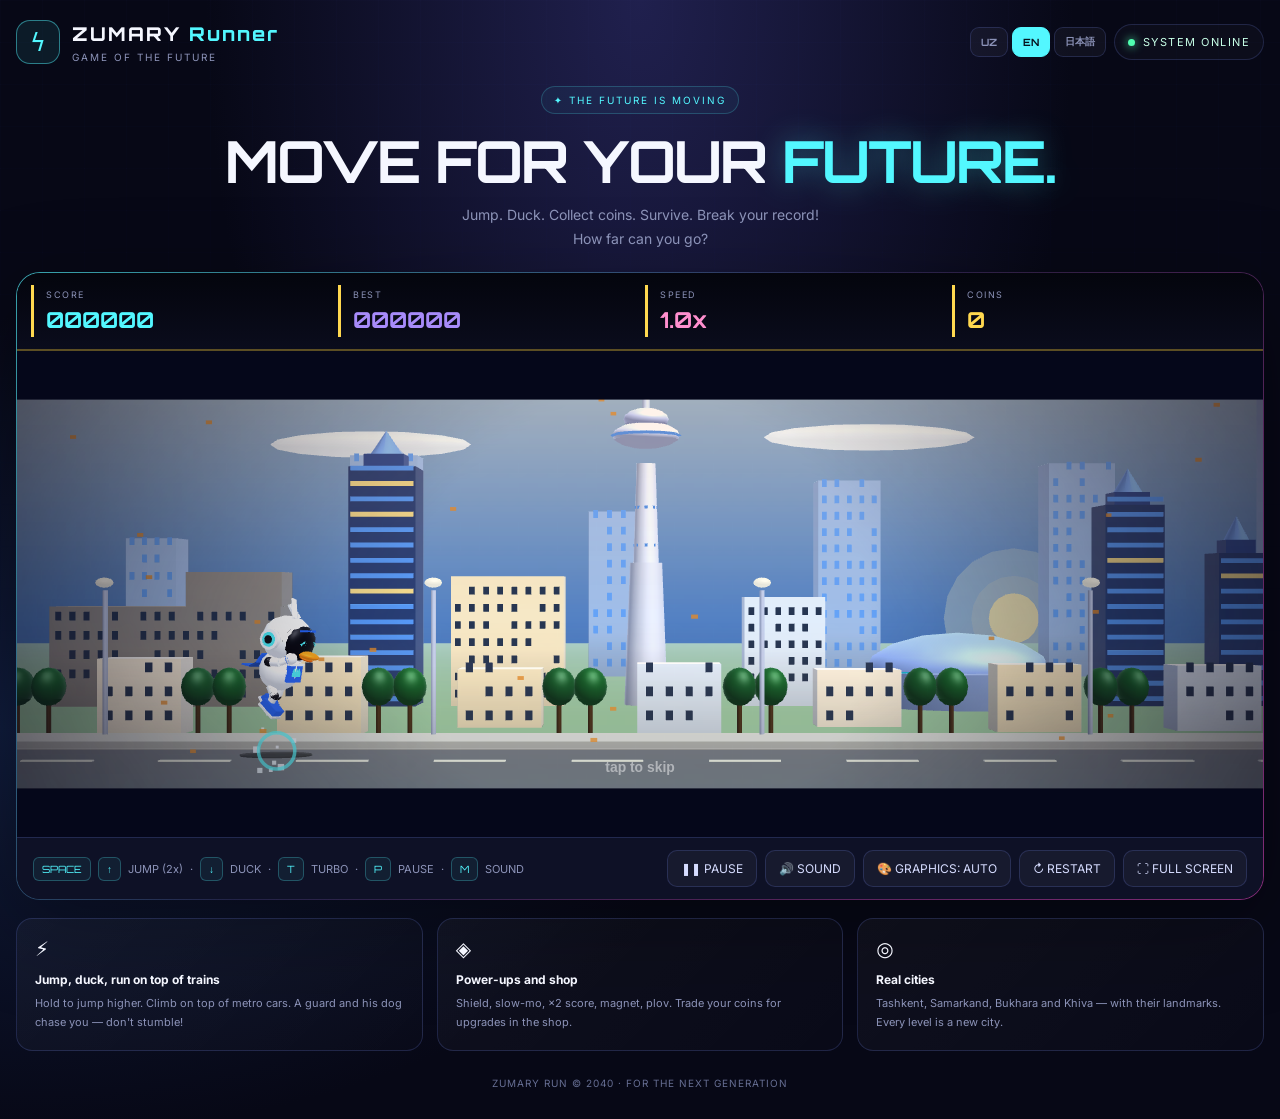
<file: index.html>
<!doctype html>
<html lang="uz">
  <head>
    <meta charset="UTF-8" />
    <meta
      name="viewport"
      content="width=device-width, initial-scale=1, maximum-scale=1, user-scalable=no, viewport-fit=cover"
    />
    <meta name="theme-color" content="#070816" />
    <meta name="mobile-web-app-capable" content="yes" />
    <meta name="apple-mobile-web-app-capable" content="yes" />
    <meta
      name="apple-mobile-web-app-status-bar-style"
      content="black-translucent"
    />
    <meta name="apple-mobile-web-app-title" content="ZUMARY Run" />
    <meta name="format-detection" content="telephone=no" />
    <link rel="manifest" href="manifest.webmanifest" />
    <link rel="apple-touch-icon" href="assets/icon-192.png" />
    <title>ZUMARY Run</title>
    <link rel="preconnect" href="https://fonts.googleapis.com" />
    <link
      href="https://fonts.googleapis.com/css2?family=Orbitron:wght@500;700;800&family=Inter:wght@400;500;600;700&display=swap"
      rel="stylesheet"
    />
    <link rel="stylesheet" href="style.css" />
  </head>
  <body>
    <main class="app">
      <header class="topbar">
        <div class="brand">
          <div class="brand-icon">ϟ</div>
          <div>
            <div class="brand-name" data-i18n-html="brand">
              ZUMARY <span>Runner</span>
            </div>
            <div class="brand-sub" data-i18n="brandSub"></div>
          </div>
        </div>
        <div class="topright">
          <div class="lang" aria-label="Language">
            <button type="button" data-lang="uz">UZ</button
            ><button type="button" data-lang="en">EN</button
            ><button type="button" data-lang="ja">日本語</button>
          </div>
          <div class="live-pill">
            <span class="live-dot"></span><span data-i18n="online"></span>
          </div>
        </div>
      </header>

      <section class="hero">
        <div class="eyebrow" data-i18n="eyebrow"></div>
        <h1 data-i18n-html="h1"></h1>
        <p data-i18n-html="heroP"></p>
      </section>

      <section class="game-shell" id="shell">
        <div class="game-inner">
          <div class="hud">
            <div class="stat">
              <div class="stat-label" data-i18n="lScore"></div>
              <div class="stat-value" id="score">000000</div>
            </div>
            <div class="stat">
              <div class="stat-label" data-i18n="lBest"></div>
              <div class="stat-value" id="best">000000</div>
            </div>
            <div class="stat">
              <div class="stat-label" data-i18n="lSpeed"></div>
              <div class="stat-value" id="speed">1.0x</div>
            </div>
            <div class="stat">
              <div class="stat-label" data-i18n="lCoins"></div>
              <div class="stat-value" id="coins">0</div>
            </div>
          </div>

          <div class="stage">
            <div class="canvas-wrap" id="wrap">
              <canvas id="game" aria-label="ZUMARY Run"></canvas>
              <div class="game-overlay" id="overlay">
                <div class="overlay-card">
                  <div class="lang lang-menu" aria-label="Language">
                    <button type="button" data-lang="uz">UZ</button
                    ><button type="button" data-lang="en">EN</button
                    ><button type="button" data-lang="ja">日本語</button>
                  </div>
                  <div class="overlay-icon" id="oIcon">✦</div>
                  <h2 id="oTitle"></h2>
                  <p id="oText"></p>
                  <div class="nav" id="nav">
                    <button data-p="play" type="button">
                      🏁<span data-i18n="navPlay"></span></button
                    ><button data-p="missions" type="button">
                      📋<span data-i18n="navMissions"></span></button
                    ><button data-p="shop" type="button">
                      🛒<span data-i18n="navShop"></span></button
                    ><button data-p="medals" type="button">
                      🏅<span data-i18n="navMedals"></span></button
                    ><button data-p="settings" type="button">
                      ⚙️<span data-i18n="navSettings"></span>
                    </button>
                  </div>
                  <div id="dailyBox"></div>
                  <div class="seg" id="mode">
                    <button data-m="campaign" data-i18n="modeCampaign"></button
                    ><button data-m="endless" data-i18n="modeEndless"></button>
                  </div>
                  <div class="seg" id="diff">
                    <button data-d="easy" data-i18n="diffEasy"></button
                    ><button data-d="normal" data-i18n="diffNormal"></button
                    ><button data-d="hard" data-i18n="diffHard"></button>
                  </div>
                  <div id="levelBox"></div>
                  <div id="skinBox"></div>
                  <div id="topBox"></div>
                  <div id="shopBox"></div>
                  <button class="primary-btn" id="startButton"></button>
                  <a class="city3d-cta" id="cityLink" href="./city3d.html"
                    ><span class="c3-ico" aria-hidden="true">3D</span
                    ><span class="c3-txt"
                      ><b data-i18n="c3.title"></b
                      ><small data-i18n="c3.sub"></small></span
                    ><span class="c3-go" aria-hidden="true">›</span></a
                  >
                  <button
                    class="ghost-btn"
                    id="menuButton"
                    type="button"
                  ></button>
                  <button
                    class="ghost-btn"
                    id="shareButton"
                    type="button"
                    data-i18n="share"
                  ></button>
                </div>
              </div>
            </div>

            <div class="pad">
              <button class="pad-btn" id="padDuck" type="button">
                <b>⬇</b><span data-i18n="padDuck"></span>
              </button>
              <button class="pad-btn pad-turbo" id="padTurbo" type="button">
                <b>⚡</b><span data-i18n="padTurbo"></span>
              </button>
              <button class="pad-btn pad-jump" id="padJump" type="button">
                <b>⬆</b><span data-i18n="padJump"></span>
              </button>
            </div>
          </div>

          <div class="game-footer">
            <div class="controls-hint">
              <kbd>SPACE</kbd><kbd>↑</kbd><span data-i18n="hintJump"></span
              ><span>·</span> <kbd>↓</kbd><span data-i18n="hintDuck"></span
              ><span>·</span> <kbd>T</kbd><span data-i18n="hintTurbo"></span
              ><span>·</span> <kbd>P</kbd><span data-i18n="hintPause"></span
              ><span>·</span><kbd>M</kbd><span data-i18n="hintSound"></span>
            </div>
            <div class="btns">
              <button class="mini-btn" id="pauseButton" type="button">
                ❚❚<span class="lbl" data-i18n="btnPause"></span>
              </button>
              <button class="mini-btn" id="muteButton" type="button">
                🔊<span class="lbl" data-i18n="btnSound"></span>
              </button>
              <button class="mini-btn" id="gfxButton" type="button">
                🎨<span class="lbl" id="gfxLabel"></span>
              </button>
              <button class="mini-btn" id="restartButton" type="button">
                ↻<span class="lbl" data-i18n="btnRestart"></span>
              </button>
              <button class="mini-btn" id="fullscreenButton" type="button">
                ⛶<span class="lbl" data-i18n="btnFull"></span>
              </button>
            </div>
          </div>
        </div>
      </section>

      <section class="feature-grid">
        <article class="feature">
          <div class="feature-icon">⚡</div>
          <div>
            <h3 data-i18n="f1h"></h3>
            <p data-i18n="f1p"></p>
          </div>
        </article>
        <article class="feature">
          <div class="feature-icon">◈</div>
          <div>
            <h3 data-i18n="f2h"></h3>
            <p data-i18n="f2p"></p>
          </div>
        </article>
        <article class="feature">
          <div class="feature-icon">◎</div>
          <div>
            <h3 data-i18n="f3h"></h3>
            <p data-i18n="f3p"></p>
          </div>
        </article>
      </section>
      <footer class="bottom-note" data-i18n="foot"></footer>
    </main>
    <script src="./i18n.js"></script>
    <script src="./art.js"></script>
    <script src="./chars.js"></script>
    <script src="./rig.js"></script>
    <script src="./sprites.js"></script>
    <script>
      /* start the game only when every file it needs was loaded; otherwise say exactly which one is missing */
      (function () {
        var need = {
            "i18n.js": typeof I18N,
            "art.js": typeof Art,
            "chars.js": typeof Chars,
          },
          miss = [];
        for (var k in need) if (need[k] === "undefined") miss.push(k);
        if (miss.length) {
          document.body.insertAdjacentHTML(
            "afterbegin",
            '<div style="position:fixed;z-index:99999;left:0;right:0;top:0;padding:14px 16px;background:#b3002d;color:#fff;font:600 15px/1.4 system-ui,sans-serif">' +
              "Fayl yuklanmadi / File not loaded: <b>" +
              miss.join(", ") +
              "</b><br>Bu fayl(lar) index.html bilan bir papkada bo'lishi va nomi aynan shunday (kichik harflar) bo'lishi kerak.</div>",
          );
        } else
          document.write(
            '<script src="./game.js"><\/script><script src="./settings.js"><\/script>',
          );
      })();
    </script>
  </body>
</html>
</file>
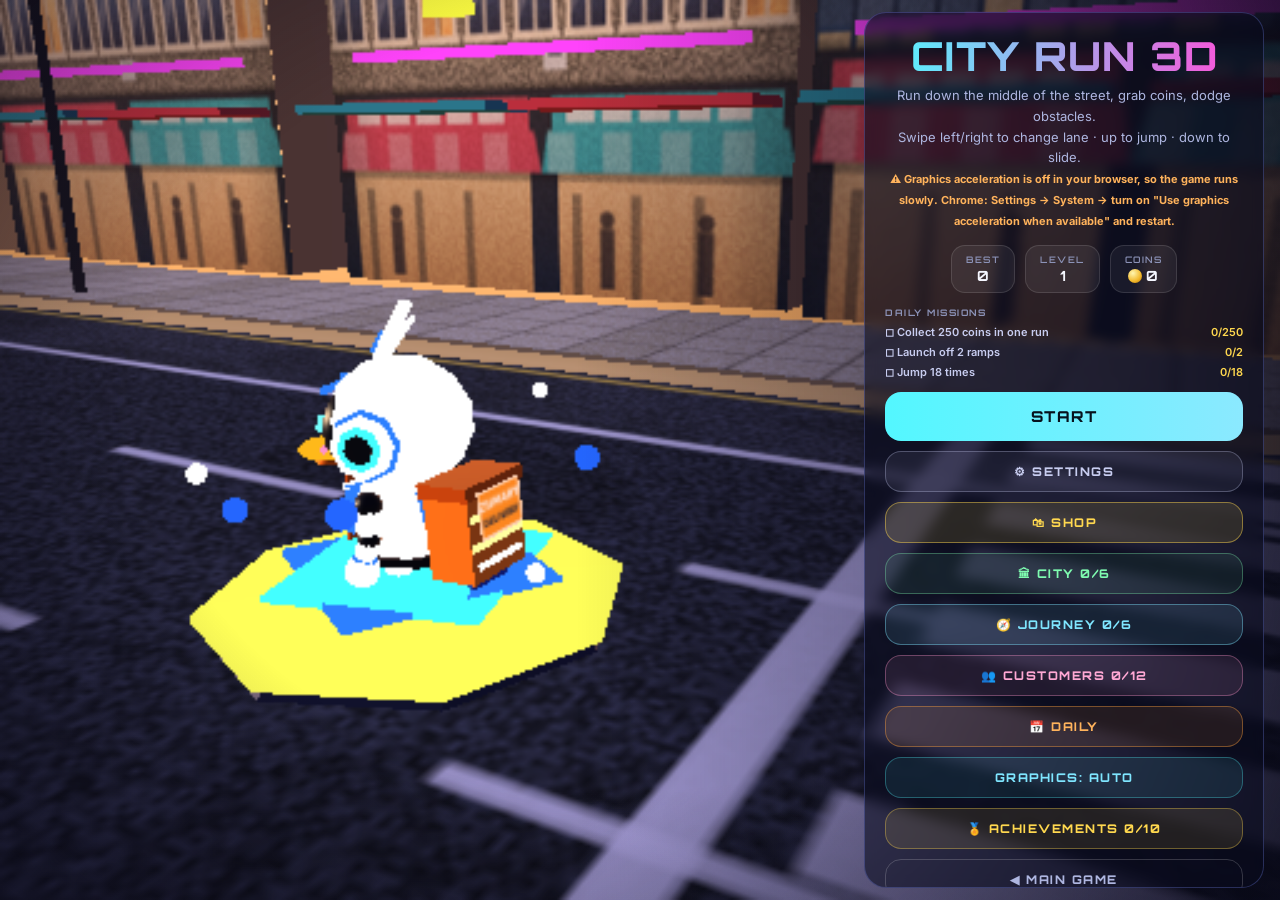
<file: city3d.html>
<!doctype html>
<html lang="uz">
  <head>
    <meta charset="utf-8" />
    <meta
      name="viewport"
      content="width=device-width,initial-scale=1,viewport-fit=cover,user-scalable=no"
    />
    <meta name="theme-color" content="#070816" />
    <title>ZUMARY — City Run 3D</title>
    <link rel="preconnect" href="https://fonts.googleapis.com" />
    <link
      href="https://fonts.googleapis.com/css2?family=Orbitron:wght@500;700;800&family=Inter:wght@500;700&display=swap"
      rel="stylesheet"
    />
    <style>
      :root {
        --gold: #ffd84f;
        --cyan: #53f7ff;
        --pink: #ff4fd8;
        --text: #f5f7ff;
      }
      * {
        box-sizing: border-box;
        -webkit-tap-highlight-color: transparent;
      }
      html,
      body {
        margin: 0;
        height: 100%;
        background: #070816;
        color: var(--text);
        font-family: Inter, system-ui, sans-serif;
        overflow: hidden;
        overscroll-behavior: none;
        touch-action: none;
        user-select: none;
        -webkit-user-select: none;
      }
      canvas {
        position: fixed;
        inset: 0;
        width: 100%;
        height: 100%;
        display: block;
      }
      #hud {
        pointer-events: none;
      }
      .vig {
        position: fixed;
        inset: 0;
        pointer-events: none;
        background: radial-gradient(
          ellipse at 50% 45%,
          rgba(0, 0, 0, 0) 55%,
          rgba(6, 6, 20, 0.55) 100%
        );
      }
      .ov {
        position: fixed;
        inset: 0;
        display: flex;
        align-items: center;
        justify-content: center;
        padding: max(16px, env(safe-area-inset-top)) 16px
          max(16px, env(safe-area-inset-bottom));
        background: radial-gradient(
          ellipse at 50% 40%,
          rgba(7, 8, 22, 0.35),
          rgba(7, 8, 22, 0.82)
        );
      }
      .ov.hidden {
        display: none;
      }
      .card {
        width: min(420px, 100%);
        text-align: center;
        padding: 22px 20px;
        border-radius: 22px;
        background: rgba(10, 12, 30, 0.72);
        border: 1px solid rgba(123, 145, 255, 0.28);
        backdrop-filter: blur(6px);
        -webkit-backdrop-filter: blur(6px);
      }
      h1 {
        font:
          800 clamp(26px, 8vw, 40px)/1.05 Orbitron,
          sans-serif;
        margin: 0 0 6px;
        letter-spacing: 1px;
        background: linear-gradient(90deg, var(--cyan), var(--pink));
        -webkit-background-clip: text;
        background-clip: text;
        color: transparent;
      }
      .sub {
        color: #aeb6e0;
        font-size: 13px;
        line-height: 1.6;
        margin: 8px 0 14px;
      }
      .row {
        display: flex;
        gap: 10px;
        justify-content: center;
        flex-wrap: wrap;
        margin: 10px 0;
      }
      .pill {
        padding: 8px 14px;
        border-radius: 14px;
        background: rgba(255, 255, 255, 0.06);
        border: 1px solid rgba(255, 255, 255, 0.12);
        font:
          700 14px Orbitron,
          sans-serif;
      }
      .pill small {
        display: block;
        font:
          600 9px Orbitron,
          sans-serif;
        letter-spacing: 1.5px;
        color: #8c93b8;
        margin-bottom: 2px;
      }
      button,
      a.btn {
        display: block;
        width: 100%;
        margin-top: 10px;
        padding: 15px;
        border: 0;
        border-radius: 16px;
        font:
          800 15px Orbitron,
          sans-serif;
        letter-spacing: 1.5px;
        color: #06121d;
        background: linear-gradient(90deg, var(--cyan), #8be9ff);
        cursor: pointer;
        text-decoration: none;
      }
      a.btn.ghost {
        background: transparent;
        color: #aeb6e0;
        border: 1px solid rgba(255, 255, 255, 0.18);
        font-size: 12px;
        padding: 12px;
      }
      .coin {
        display: inline-block;
        width: 14px;
        height: 14px;
        border-radius: 50%;
        background: radial-gradient(
          circle at 35% 30%,
          #fff6b0,
          #f2b82a 60%,
          #b27208
        );
        vertical-align: -2px;
        margin-right: 4px;
      }

      /* in-game touch / mouse buttons */
      #pauseBtn,
      #dashBtn {
        position: fixed;
        display: none;
        width: auto;
        margin: 0;
        padding: 0;
        z-index: 5;
        border-radius: 50%;
        color: #eaf8ff;
        touch-action: manipulation;
        -webkit-tap-highlight-color: transparent;
      }
      #pauseBtn.on,
      #dashBtn.on {
        display: grid;
        place-items: center;
      }
      #pauseBtn {
        left: 50%;
        top: max(10px, calc(env(safe-area-inset-top) + 6px));
        transform: translateX(-50%);
        width: 44px;
        height: 44px;
        font:
          800 15px Orbitron,
          sans-serif;
        letter-spacing: 0;
        background: rgba(8, 10, 28, 0.55);
        border: 1px solid rgba(255, 255, 255, 0.28);
      }
      #pauseBtn:active {
        transform: translateX(-50%) scale(0.94);
      }
      #dashBtn {
        right: max(14px, env(safe-area-inset-right));
        bottom: max(18px, calc(env(safe-area-inset-bottom) + 10px));
        width: clamp(64px, 17vmin, 84px);
        height: clamp(64px, 17vmin, 84px);
        font:
          800 11px Orbitron,
          sans-serif;
        letter-spacing: 1px;
        background:
          radial-gradient(circle, rgba(8, 10, 28, 0.78) 58%, transparent 60%),
          conic-gradient(
            #53f7ff calc(var(--e, 0) * 1%),
            rgba(255, 255, 255, 0.18) 0
          );
        border: 0;
        opacity: 0.88;
      }
      #dashBtn.rdy {
        opacity: 1;
        box-shadow: 0 0 18px rgba(83, 247, 255, 0.55);
      }
      #dashBtn:active {
        transform: scale(0.94);
      }
      .card {
        max-height: calc(100dvh - 24px);
        overflow: auto;
        overscroll-behavior: contain;
      }
      @media (max-height: 520px) {
        .card {
          padding: 12px 16px;
        }
        h1 {
          font-size: 22px;
        }
        .sub {
          margin: 4px 0 8px;
          font-size: 12px;
        }
        .row {
          margin: 6px 0;
        }
        button,
        a.btn {
          padding: 10px;
          margin-top: 6px;
        }
      }
      @media (min-width: 900px) {
        .card {
          width: min(460px, 100%);
        }
      }
      /* pre-game showcase: the hero stays visible, the menu becomes a bottom sheet (or a side panel on wide screens) */
      .ov.show {
        align-items: flex-end;
        background: linear-gradient(
          180deg,
          rgba(7, 8, 22, 0) 38%,
          rgba(7, 8, 22, 0.78) 100%
        );
      }
      .ov.show .card {
        max-height: 46dvh;
        background: rgba(10, 12, 30, 0.58);
      }
      @media (min-aspect-ratio: 13/10) {
        .ov.show {
          align-items: center;
          justify-content: flex-end;
          background: linear-gradient(
            90deg,
            rgba(7, 8, 22, 0) 45%,
            rgba(7, 8, 22, 0.72) 100%
          );
        }
        .ov.show .card {
          width: min(400px, 40vw);
          max-height: calc(100dvh - 24px);
        }
      }
    </style>
  </head>
  <body>
    <canvas id="c" aria-label="ZUMARY City Run 3D"></canvas>
    <canvas id="hud"></canvas>
    <div class="vig"></div>
    <button id="pauseBtn" type="button" aria-label="Pause">❚❚</button>
    <button id="dashBtn" type="button" aria-label="Dash">DASH</button>
    <div class="ov" id="ov">
      <div class="card">
        <h1 id="oTitle"></h1>
        <div class="sub" id="oSub"></div>
        <div class="row" id="oRow"></div>
        <button id="go" type="button"></button>
        <a class="btn ghost" id="back" href="./index.html"></a>
      </div>
    </div>
    <script src="./rig.js"></script>
    <script src="./facades.js"></script>
    <!-- 3D game, split by responsibility: core (engine) -> model (state, rules) -> view (rendering) -> controller (input, flow). Order matters. -->
    <script src="./js/3d/core/util.js"></script>
    <script src="./js/3d/core/i18n.js"></script>
    <script src="./js/3d/core/gl.js"></script>
    <script src="./js/3d/core/math.js"></script>
    <script src="./js/3d/core/shaders.js"></script>
    <script src="./js/3d/core/geometry.js"></script>
    <script src="./js/3d/core/textures.js"></script>
    <script src="./js/3d/core/draw.js"></script>
    <script src="./js/3d/model/themes.js"></script>
    <script src="./js/3d/model/metro.js"></script>
    <script src="./js/3d/model/weather.js"></script>
    <script src="./js/3d/model/fork.js"></script>
    <script src="./js/3d/model/shop.js"></script>
    <script src="./js/3d/view/city-builder.js"></script>
    <script src="./js/3d/view/character-batch.js"></script>
    <script src="./js/3d/view/chaser.js"></script>
    <script src="./js/3d/view/hero.js"></script>
    <script src="./js/3d/model/state.js"></script>
    <script src="./js/3d/model/progress.js"></script>
    <script src="./js/3d/model/world.js"></script>
    <script src="./js/3d/controller/audio.js"></script>
    <script src="./js/3d/model/achievements.js"></script>
    <script src="./js/3d/controller/input.js"></script>
    <script src="./js/3d/model/events.js"></script>
    <script src="./js/3d/model/daily.js"></script>
    <script src="./js/3d/model/courier.js"></script>
    <script src="./js/3d/model/runevents.js"></script>
    <script src="./js/3d/model/update.js"></script>
    <script src="./js/3d/view/environment.js"></script>
    <script src="./js/3d/view/showcase.js"></script>
    <script src="./js/3d/view/street-life.js"></script>
    <script src="./js/3d/view/metro-view.js"></script>
    <script src="./js/3d/view/metro-stations.js"></script>
    <script src="./js/3d/view/fork-view.js"></script>
    <script src="./js/3d/view/sections-view.js"></script>
    <script src="./js/3d/view/warmup.js"></script>
    <script src="./js/3d/view/courier-view.js"></script>
    <script src="./js/3d/view/render.js"></script>
    <script src="./js/3d/view/hud.js"></script>
    <script src="./js/3d/controller/analytics.js"></script>
    <script src="./js/3d/controller/flow.js"></script>
    <script src="./js/3d/controller/shop-ui.js"></script>
    <script src="./js/3d/controller/settings-ui.js"></script>
    <script src="./js/3d/controller/loop.js"></script>
    <script src="./js/3d/controller/perf.js"></script>
    <script src="./js/3d/controller/main.js"></script>
    <script src="./js/3d/controller/api.js"></script>
  </body>
</html>
</file>
<file: style.css>
:root {
  --bg: #070816;
  --cyan: #53f7ff;
  --purple: #a78bfa;
  --pink: #ff4fd8;
  --gold: #ffd84f;
  --text: #f5f7ff;
  --muted: #8c93b8;
  --line: rgba(123, 145, 255, 0.19);
  color-scheme: dark;
  box-sizing: border-box;
}
* {
  box-sizing: border-box;
  -webkit-tap-highlight-color: transparent;
}
html {
  scroll-padding-top: env(safe-area-inset-top, 0px);
  -webkit-text-size-adjust: 100%;
}
body {
  margin: 0;
  min-height: 100vh;
  min-height: 100dvh;
  color: var(--text);
  font-family: Inter, system-ui, sans-serif;
  overflow-x: hidden;
  overscroll-behavior-y: none;
  background:
    radial-gradient(ellipse at 50% 0, #20204e 0, transparent 48%),
    radial-gradient(ellipse at 0 65%, #101c3c 0, transparent 40%), var(--bg);
}
body.fs-lock {
  overflow: hidden;
  position: fixed;
  inset: 0;
  width: 100%;
}
body::before {
  content: "";
  position: fixed;
  inset: 0;
  z-index: -1;
  pointer-events: none;
  opacity: 0.18;
  background-image:
    linear-gradient(rgba(111, 129, 255, 0.1) 1px, transparent 1px),
    linear-gradient(90deg, rgba(111, 129, 255, 0.1) 1px, transparent 1px);
  background-size: 42px 42px;
  mask-image: linear-gradient(to bottom, #000, transparent 90%);
}
button {
  font: inherit;
  color: inherit;
}
.game-shell,
.game-shell * {
  -webkit-user-select: none;
  user-select: none;
  -webkit-touch-callout: none;
}

.app {
  width: min(1280px, calc(100% - 32px));
  margin: 0 auto;
  padding: calc(20px + env(safe-area-inset-top, 0px)) 0
    calc(30px + env(safe-area-inset-bottom, 0px));
}
.topbar {
  display: flex;
  justify-content: space-between;
  align-items: center;
  gap: 14px;
  margin-bottom: 22px;
}
.brand {
  display: flex;
  align-items: center;
  gap: 12px;
  min-width: 0;
}
.brand-icon {
  flex: none;
  width: 44px;
  height: 44px;
  display: grid;
  place-items: center;
  color: var(--cyan);
  border: 1px solid rgba(83, 247, 255, 0.45);
  background: rgba(83, 247, 255, 0.08);
  border-radius: 14px;
  font-size: 24px;
}
.brand-name {
  font:
    800 19px Orbitron,
    sans-serif;
  letter-spacing: 2px;
}
.brand-name span {
  color: var(--cyan);
}
.brand-sub {
  color: var(--muted);
  font-size: 10px;
  letter-spacing: 2px;
  margin-top: 5px;
}
.live-pill {
  flex: none;
  display: flex;
  align-items: center;
  gap: 8px;
  padding: 10px 13px;
  border: 1px solid var(--line);
  background: rgba(255, 255, 255, 0.025);
  border-radius: 30px;
  color: #c7ffe7;
  font-size: 11px;
  letter-spacing: 1.5px;
}
.live-dot {
  width: 7px;
  height: 7px;
  border-radius: 50%;
  background: #50ffb0;
  box-shadow: 0 0 10px #50ffb0;
  animation: pulse 1.5s infinite;
}
.hero {
  text-align: center;
  margin-bottom: 22px;
}
.eyebrow {
  display: inline-block;
  padding: 7px 12px;
  color: var(--cyan);
  border: 1px solid rgba(83, 247, 255, 0.2);
  background: rgba(83, 247, 255, 0.045);
  border-radius: 30px;
  font-size: 10px;
  letter-spacing: 2px;
}
h1 {
  margin: 15px 0 10px;
  font:
    700 clamp(30px, 6vw, 58px)/1.1 Orbitron,
    sans-serif;
  letter-spacing: -2px;
}
h1 span {
  color: var(--cyan);
  text-shadow: 0 0 30px rgba(83, 247, 255, 0.35);
}
.hero p {
  color: var(--muted);
  font-size: 14px;
  line-height: 1.7;
  margin: 0;
}

/* ---- game shell ---- */
.game-shell {
  padding: 1px;
  border-radius: 24px;
  background: linear-gradient(
    135deg,
    rgba(83, 247, 255, 0.65),
    rgba(167, 139, 250, 0.15) 45%,
    rgba(255, 79, 216, 0.5)
  );
  box-shadow: 0 25px 90px rgba(0, 0, 0, 0.35);
}
.game-inner {
  overflow: hidden;
  border-radius: 23px;
  background: #090b1b;
}
.hud {
  display: grid;
  grid-template-columns: repeat(4, 1fr);
  gap: 10px;
  padding: 12px 14px;
  background: linear-gradient(#04050d, #0a0c1c);
  border-bottom: 2px solid rgba(255, 216, 79, 0.35);
}
.stat {
  min-width: 0;
  padding: 4px 12px;
  border: 0;
  border-left: 3px solid var(--gold);
  border-radius: 0;
  background: transparent;
}
.stat-label {
  color: var(--muted);
  font-size: 9px;
  letter-spacing: 1.5px;
  margin-bottom: 6px;
  white-space: nowrap;
}
.stat-value {
  font:
    700 clamp(14px, 2.6vw, 22px) Orbitron,
    sans-serif;
  white-space: nowrap;
  font-variant-numeric: tabular-nums;
}
#score {
  color: var(--cyan);
}
#best {
  color: var(--purple);
}
#speed {
  color: #ff8fce;
}
#coins {
  color: var(--gold);
}

.stage {
  position: relative;
}
.canvas-wrap {
  position: relative;
  width: 100%;
  height: clamp(340px, 54vh, 620px);
  overflow: hidden;
  background: #080b1d;
}
canvas {
  position: absolute;
  inset: 0;
  display: block;
  width: 100%;
  height: 100%;
  touch-action: none;
  cursor: pointer;
}

.game-overlay {
  position: absolute;
  inset: 0;
  z-index: 5;
  display: flex;
  justify-content: center;
  align-items: center;
  padding: 12px;
  background: rgba(5, 7, 22, 0.72);
  transition:
    opacity 0.25s,
    visibility 0.25s;
}
.game-overlay.hidden {
  opacity: 0;
  visibility: hidden;
  pointer-events: none;
}
.overlay-card {
  width: min(420px, 100%);
  max-height: 100%;
  overflow: auto;
  overscroll-behavior: contain;
  padding: 18px 18px 16px;
  text-align: center;
  border: 1px solid rgba(83, 247, 255, 0.28);
  border-radius: 20px;
  background: rgba(10, 14, 34, 0.94);
  box-shadow: 0 0 55px rgba(83, 247, 255, 0.09);
}
.overlay-icon {
  font-size: 26px;
  margin-bottom: 6px;
}
.overlay-card h2 {
  margin: 0 0 8px;
  font:
    700 21px Orbitron,
    sans-serif;
}
.overlay-card p {
  margin: 0 0 12px;
  color: var(--muted);
  font-size: 12px;
  line-height: 1.7;
}
.seg,
.skins {
  display: flex;
  gap: 6px;
  margin-bottom: 12px;
}
.seg button {
  flex: 1;
  padding: 10px 4px;
  color: var(--muted);
  background: rgba(255, 255, 255, 0.03);
  border: 1px solid var(--line);
  border-radius: 10px;
  font:
    600 10px Orbitron,
    sans-serif;
  letter-spacing: 1px;
  cursor: pointer;
  touch-action: manipulation;
}
.seg button.on {
  color: #06121d;
  background: var(--cyan);
  border-color: var(--cyan);
}
.skins button {
  flex: 1;
  min-width: 0;
  padding: 8px 2px;
  display: flex;
  flex-direction: column;
  align-items: center;
  gap: 4px;
  color: var(--muted);
  background: rgba(255, 255, 255, 0.03);
  border: 1px solid var(--line);
  border-radius: 10px;
  font:
    600 8px Orbitron,
    sans-serif;
  cursor: pointer;
  touch-action: manipulation;
}
.skins i {
  width: 18px;
  height: 18px;
  border-radius: 50%;
  background: var(--c);
  box-shadow: 0 0 8px var(--c);
}
.skins .on {
  color: var(--text);
  border-color: var(--c);
  box-shadow: 0 0 0 1px var(--c);
}
.skins .lock i {
  opacity: 0.4;
  box-shadow: none;
}
.skins small {
  color: var(--gold);
  font-size: 8px;
}
.skins .shake {
  animation: shake 0.35s;
}
.top {
  list-style: none;
  margin: 0 0 12px;
  padding: 0;
  font-size: 11px;
  color: var(--muted);
}
.top li {
  display: flex;
  justify-content: space-between;
  gap: 8px;
  padding: 4px 10px;
  border-radius: 8px;
}
.top li:nth-child(odd) {
  background: rgba(255, 255, 255, 0.03);
}
.top b {
  font-family: Orbitron, sans-serif;
  color: var(--text);
  font-weight: 600;
}
.top em {
  font-style: normal;
}
.top-title {
  font:
    600 9px Orbitron,
    sans-serif;
  letter-spacing: 2px;
  color: var(--purple);
  margin: 0 0 6px;
}
.primary-btn {
  display: flex;
  justify-content: center;
  align-items: center;
  width: 100%;
  min-height: 50px;
  padding: 12px 20px;
  color: #06121d;
  border: 0;
  border-radius: 12px;
  background: linear-gradient(100deg, var(--cyan), #9ffcff);
  font-weight: 800;
  font-size: 12px;
  letter-spacing: 1.5px;
  cursor: pointer;
  box-shadow: 0 0 25px rgba(83, 247, 255, 0.18);
  touch-action: manipulation;
}
.primary-btn:active {
  transform: scale(0.98);
}

.levels {
  display: grid;
  grid-template-columns: repeat(5, 1fr);
  gap: 6px;
  margin-bottom: 12px;
}
.levels button {
  min-width: 0;
  padding: 8px 2px;
  display: flex;
  flex-direction: column;
  align-items: center;
  gap: 3px;
  color: var(--muted);
  background: rgba(255, 255, 255, 0.03);
  border: 1px solid var(--line);
  border-radius: 10px;
  cursor: pointer;
  touch-action: manipulation;
}
.levels b {
  font:
    700 16px Orbitron,
    sans-serif;
  color: var(--text);
}
.levels span {
  max-width: 100%;
  font:
    600 6px Orbitron,
    sans-serif;
  letter-spacing: 0.2px;
  white-space: nowrap;
  overflow: hidden;
  text-overflow: ellipsis;
}
.levels small {
  font-size: 9px;
  color: var(--gold);
  min-height: 11px;
}
.levels .on {
  border-color: var(--cyan);
  box-shadow: 0 0 0 1px var(--cyan);
}
.levels .lock {
  opacity: 0.45;
}
.levels .shake {
  animation: shake 0.35s;
}
.ghost-btn {
  display: none;
  justify-content: center;
  align-items: center;
  width: 100%;
  min-height: 44px;
  margin-top: 8px;
  color: var(--muted);
  background: transparent;
  border: 1px solid var(--line);
  border-radius: 12px;
  font:
    600 10px Orbitron,
    sans-serif;
  letter-spacing: 1.5px;
  cursor: pointer;
  touch-action: manipulation;
}
.shop {
  display: flex;
  flex-direction: column;
  gap: 6px;
  margin-bottom: 12px;
  text-align: left;
}
.shop-row {
  display: flex;
  align-items: center;
  justify-content: space-between;
  gap: 10px;
  padding: 8px 10px;
  border: 1px solid var(--line);
  border-radius: 10px;
  background: rgba(255, 255, 255, 0.03);
}
.shop-row b {
  display: block;
  font:
    700 10px Orbitron,
    sans-serif;
  color: var(--text);
}
.shop-row small {
  display: block;
  margin-top: 3px;
  font-size: 10px;
  line-height: 1.4;
  color: var(--muted);
}
.shop-row button {
  flex: none;
  min-width: 66px;
  padding: 9px 10px;
  border: 0;
  border-radius: 9px;
  background: var(--gold);
  color: #201800;
  font:
    800 11px Orbitron,
    sans-serif;
  cursor: pointer;
  touch-action: manipulation;
}
.shop-row button.lock {
  background: rgba(255, 255, 255, 0.08);
  color: var(--muted);
}
.shop-row button.done {
  background: #1f6b3f;
  color: #fff;
}
.shop-row .shake {
  animation: shake 0.35s;
}
.nav {
  display: flex;
  gap: 6px;
  margin-bottom: 10px;
}
.nav button {
  flex: 1;
  min-width: 0;
  padding: 8px 2px;
  display: flex;
  flex-direction: column;
  align-items: center;
  gap: 3px;
  color: var(--muted);
  background: rgba(255, 255, 255, 0.03);
  border: 1px solid var(--line);
  border-radius: 10px;
  font-size: 15px;
  cursor: pointer;
  touch-action: manipulation;
}
.nav span {
  font:
    600 7px Orbitron,
    sans-serif;
  letter-spacing: 0.5px;
}
.nav .on {
  color: var(--text);
  border-color: var(--cyan);
  background: rgba(83, 247, 255, 0.1);
}
.xp {
  display: flex;
  align-items: center;
  gap: 8px;
  margin-bottom: 8px;
  font:
    600 9px Orbitron,
    sans-serif;
  color: var(--purple);
}
.xp i {
  flex: 1;
  height: 8px;
  border-radius: 5px;
  background: rgba(255, 255, 255, 0.08);
  overflow: hidden;
}
.xp b {
  display: block;
  height: 100%;
  background: linear-gradient(90deg, var(--cyan), var(--purple));
}
.xp em {
  font-style: normal;
  color: var(--muted);
}
.daily {
  display: flex;
  justify-content: space-between;
  align-items: center;
  margin-bottom: 10px;
  font-size: 11px;
  color: var(--muted);
}
.daily button {
  padding: 8px 12px;
  border: 0;
  border-radius: 9px;
  background: var(--gold);
  color: #201800;
  font:
    800 10px Orbitron,
    sans-serif;
  cursor: pointer;
  touch-action: manipulation;
  animation: pulse 1.2s infinite;
}
.dim {
  opacity: 0.6;
}
.gift-got {
  margin: -4px 0 10px;
  padding: 8px;
  border-radius: 10px;
  background: rgba(255, 216, 79, 0.12);
  color: var(--gold);
  font:
    700 12px Orbitron,
    sans-serif;
}
.bar {
  display: block;
  height: 5px;
  margin-top: 6px;
  border-radius: 3px;
  background: rgba(255, 255, 255, 0.08);
  overflow: hidden;
}
.bar b {
  display: block;
  height: 100%;
  background: var(--cyan);
  font: inherit;
}
.note {
  margin: 0 0 12px;
  font-size: 10px;
  color: var(--muted);
}
.stats {
  display: grid;
  grid-template-columns: repeat(3, 1fr);
  gap: 6px;
  margin-bottom: 12px;
}
.stats div {
  padding: 8px 2px;
  border: 1px solid var(--line);
  border-radius: 10px;
  background: rgba(255, 255, 255, 0.03);
}
.stats b {
  display: block;
  font:
    700 14px Orbitron,
    sans-serif;
  color: var(--cyan);
}
.stats small {
  display: block;
  margin-top: 3px;
  font:
    600 7px Orbitron,
    sans-serif;
  color: var(--muted);
}
/* ---- touch pad ---- */
.pad {
  display: none;
  gap: 12px;
  padding: 12px;
}
.pad-btn {
  flex: 1;
  min-height: 84px;
  display: flex;
  flex-direction: column;
  align-items: center;
  justify-content: center;
  gap: 4px;
  border: 1px solid rgba(83, 247, 255, 0.38);
  border-radius: 20px;
  background: linear-gradient(
    160deg,
    rgba(83, 247, 255, 0.14),
    rgba(83, 247, 255, 0.04)
  );
  color: var(--cyan);
  font:
    700 11px Orbitron,
    sans-serif;
  letter-spacing: 1.5px;
  touch-action: none;
  cursor: pointer;
  transition:
    transform 0.08s,
    background 0.08s;
}
.pad-btn b {
  font-size: 26px;
  line-height: 1;
}
.pad-jump {
  border-color: rgba(255, 79, 216, 0.45);
  background: linear-gradient(
    160deg,
    rgba(255, 79, 216, 0.16),
    rgba(255, 79, 216, 0.04)
  );
  color: #ff9be9;
}
.pad-turbo {
  flex: 0.7;
  border-color: rgba(255, 216, 79, 0.35);
  background: linear-gradient(
    160deg,
    rgba(255, 216, 79, 0.1),
    rgba(255, 216, 79, 0.03)
  );
  color: #ffd84f;
  opacity: 0.55;
}
.pad-turbo.ready {
  opacity: 1;
  border-color: #ffd84f;
  animation: glowp 0.8s infinite;
}
.pad-btn.on {
  transform: scale(0.96);
  background: rgba(83, 247, 255, 0.3);
}
.pad-jump.on {
  background: rgba(255, 79, 216, 0.32);
}
@media (pointer: coarse) {
  .pad {
    display: flex;
  }
  .controls-hint {
    display: none !important;
  }
}

.game-footer {
  display: flex;
  justify-content: space-between;
  align-items: center;
  gap: 12px;
  flex-wrap: wrap;
  padding: 12px 16px;
  border-top: 1px solid var(--line);
  background: rgba(15, 18, 39, 0.9);
}
.controls-hint {
  display: flex;
  align-items: center;
  flex-wrap: wrap;
  gap: 7px;
  color: var(--muted);
  font-size: 11px;
}
kbd {
  padding: 5px 8px;
  color: var(--cyan);
  background: rgba(83, 247, 255, 0.06);
  border: 1px solid rgba(83, 247, 255, 0.25);
  border-radius: 6px;
  font:
    10px Orbitron,
    sans-serif;
}
.btns {
  display: flex;
  gap: 8px;
}
.mini-btn {
  padding: 10px 13px;
  color: #d6dcff;
  background: rgba(255, 255, 255, 0.04);
  border: 1px solid var(--line);
  border-radius: 10px;
  font-size: 12px;
  cursor: pointer;
  touch-action: manipulation;
  white-space: nowrap;
}
.mini-btn:hover {
  color: var(--cyan);
  border-color: rgba(83, 247, 255, 0.45);
}

.feature-grid {
  display: grid;
  grid-template-columns: repeat(3, 1fr);
  gap: 14px;
  margin-top: 18px;
}
.feature {
  padding: 18px;
  border: 1px solid var(--line);
  border-radius: 16px;
  background: linear-gradient(
    135deg,
    rgba(255, 255, 255, 0.035),
    rgba(255, 255, 255, 0.012)
  );
}
.feature-icon {
  font-size: 20px;
  margin-bottom: 11px;
}
.feature h3 {
  margin: 0 0 7px;
  font-size: 12px;
}
.feature p {
  margin: 0;
  color: var(--muted);
  font-size: 11px;
  line-height: 1.7;
}
.bottom-note {
  text-align: center;
  color: #666e93;
  font-size: 10px;
  letter-spacing: 1px;
  margin-top: 26px;
}
@keyframes pulse {
  50% {
    opacity: 0.35;
  }
}
@keyframes glowp {
  50% {
    box-shadow: 0 0 26px rgba(255, 216, 79, 0.7);
  }
}
@keyframes shake {
  25%,
  75% {
    transform: translateX(-4px);
  }
  50% {
    transform: translateX(4px);
  }
}

/* ---- full screen (works on iPhone too) ---- */
.game-shell.fs {
  position: fixed;
  inset: 0;
  z-index: 1000;
  padding: 0;
  border-radius: 0;
  background: #090b1b;
  box-shadow: none;
}
.fs .game-inner {
  height: 100%;
  display: flex;
  flex-direction: column;
  border-radius: 0;
  padding: env(safe-area-inset-top, 0px) env(safe-area-inset-right, 0px)
    env(safe-area-inset-bottom, 0px) env(safe-area-inset-left, 0px);
}
.fs .stage {
  flex: 1;
  min-height: 0;
  display: flex;
  flex-direction: column;
}
.fs .canvas-wrap {
  flex: 1;
  height: auto;
  min-height: 0;
}
@media (orientation: portrait) {
  .fs .canvas-wrap {
    flex: none;
    aspect-ratio: 4/5;
  }
  .fs .pad {
    flex: 0 0 auto;
    padding: 14px;
  }
  .fs .pad-btn {
    min-height: 96px;
  }
  .fs .game-footer {
    margin-top: auto;
  }
}

/* ---- tablets / phones portrait ---- */
@media (max-width: 760px) {
  .app {
    width: calc(100% - 16px);
    padding-top: calc(10px + env(safe-area-inset-top, 0px));
  }
  .topbar {
    margin-bottom: 12px;
  }
  .brand-icon {
    width: 38px;
    height: 38px;
    font-size: 20px;
  }
  .brand-name {
    font-size: 14px;
    letter-spacing: 1px;
  }
  .brand-sub {
    font-size: 8px;
    margin-top: 3px;
  }
  .live-pill {
    padding: 7px 9px;
    font-size: 8px;
    letter-spacing: 0.5px;
  }
  .hero {
    margin-bottom: 12px;
  }
  .hero p,
  .eyebrow {
    display: none;
  }
  h1 {
    margin: 0;
    font-size: clamp(22px, 7vw, 34px);
    letter-spacing: -1px;
  }
  .game-shell {
    border-radius: 18px;
  }
  .game-inner {
    border-radius: 17px;
  }
  .hud {
    gap: 6px;
    padding: 8px;
  }
  .stat {
    padding: 7px 8px;
    border-radius: 10px;
  }
  .stat-label {
    font-size: 7px;
    letter-spacing: 0.8px;
    margin-bottom: 4px;
  }
  .stat-value {
    font-size: clamp(12px, 4vw, 17px);
  }
  .canvas-wrap {
    /* taller play area on phones: the world is drawn bigger (see resize() in game.js) */
    height: clamp(320px, 54vh, 560px);
    height: clamp(320px, 54svh, 560px);
    aspect-ratio: auto;
  }
  /* menu becomes a full-screen sheet so everything fits */
  .game-overlay {
    position: fixed;
    z-index: 900;
    padding: calc(14px + env(safe-area-inset-top, 0px)) 14px
      calc(14px + env(safe-area-inset-bottom, 0px));
    background: rgba(5, 7, 22, 0.88);
    backdrop-filter: none;
    -webkit-backdrop-filter: none;
  }
  .overlay-card {
    max-height: 100%;
  }
  .game-footer {
    padding: 8px;
    justify-content: center;
  }
  .btns {
    width: 100%;
    display: grid;
    grid-template-columns: repeat(5, 1fr);
  }
  .mini-btn {
    min-height: 44px;
    padding: 8px 4px;
  }
  .lbl {
    display: none;
  }
  .feature-grid {
    grid-template-columns: 1fr;
    gap: 10px;
  }
  .feature {
    display: flex;
    gap: 12px;
    padding: 14px;
  }
  .feature-icon {
    margin: 0;
  }
}
.fs .btns {
  grid-template-columns: repeat(5, 1fr);
}

/* ---- short landscape phones ---- */
@media (orientation: landscape) and (max-height: 520px) {
  .app {
    width: calc(
      100% - 12px - env(safe-area-inset-left, 0px) -
        env(safe-area-inset-right, 0px)
    );
    padding: 4px 0;
  }
  .topbar,
  .hero,
  .feature-grid,
  .bottom-note {
    display: none;
  }
  .game-shell {
    border-radius: 14px;
  }
  .game-inner {
    border-radius: 13px;
  }
  .hud {
    padding: 5px;
    gap: 5px;
  }
  .stat {
    padding: 4px 8px;
  }
  .stat-label {
    margin-bottom: 2px;
  }
  .stat-value {
    font-size: 14px;
  }
  .canvas-wrap {
    height: calc(100svh - 112px);
    aspect-ratio: auto;
    min-height: 170px;
  }
  .game-footer {
    padding: 5px;
  }
  .mini-btn {
    min-height: 36px;
    padding: 6px 10px;
  }
  .btns {
    width: auto;
    display: flex;
  }
  .lbl {
    display: none;
  }
  .overlay-card {
    padding: 12px;
  }
  .overlay-card p,
  .top,
  .top-title,
  .overlay-icon {
    display: none;
  }
  .overlay-card h2 {
    font-size: 17px;
    margin-bottom: 8px;
  }
  .game-overlay {
    position: absolute;
  }
}
/* thumb buttons float over the canvas in landscape */
@media (orientation: landscape) and (pointer: coarse) {
  .pad {
    position: absolute;
    left: 0;
    right: 0;
    bottom: 0;
    z-index: 4;
    padding: 0 calc(12px + env(safe-area-inset-right, 0px)) 12px
      calc(12px + env(safe-area-inset-left, 0px));
    justify-content: space-between;
    pointer-events: none;
  }
  .pad-btn {
    flex: none;
    pointer-events: auto;
    width: clamp(92px, 15vw, 140px);
    min-height: 0;
    height: 62px;
    opacity: 0.72;
    border-radius: 16px;
  }
  .pad-btn b {
    font-size: 20px;
  }
  .pad-btn span {
    font-size: 9px;
  }
  .pad-turbo {
    margin-left: auto;
    margin-right: 12px;
    width: clamp(76px, 12vw, 110px);
  }
  .fs .pad {
    flex: none;
  }
}
@media (prefers-reduced-motion: reduce) {
  *,
  *::before,
  *::after {
    animation-duration: 0.01ms !important;
    transition-duration: 0.01ms !important;
  }
}

/* ---- real-city menu: postcards, facts, bottom sheet ---- */
.levels button {
  position: relative;
  background-size: cover;
  background-position: center;
  overflow: hidden;
  min-height: 68px;
  justify-content: flex-end;
}
.levels button b {
  position: relative;
  text-shadow: 0 1px 6px #000;
}
.levels span,
.levels small {
  position: relative;
  color: #fff;
  text-shadow: 0 1px 4px #000;
}
.fact {
  display: block;
  margin-top: 8px;
  font-style: normal;
  font-size: 11px;
  line-height: 1.5;
  color: #ffd9a0;
}
.album {
  display: grid;
  grid-template-columns: repeat(3, 1fr);
  gap: 6px;
  margin-bottom: 12px;
}
.card-pc {
  position: relative;
  aspect-ratio: 240/130;
  border-radius: 8px;
  background: #10142c center/cover;
  overflow: hidden;
  border: 1px solid var(--line);
}
.card-pc span {
  position: absolute;
  left: 0;
  right: 0;
  bottom: 0;
  padding: 8px 4px 3px;
  background: linear-gradient(transparent, rgba(0, 0, 0, 0.85));
  font:
    600 7px Orbitron,
    sans-serif;
  color: #fff;
}
.card-pc.lock {
  filter: grayscale(1) brightness(0.35);
}
@media (max-width: 760px) {
  .game-overlay {
    align-items: flex-end;
    padding: 0;
    background: rgba(5, 7, 22, 0.72);
  }
  .overlay-card {
    width: 100%;
    max-height: 90vh;
    max-height: 90svh;
    border-radius: 26px 26px 0 0;
    border-bottom: 0;
    padding: 16px 16px calc(16px + env(safe-area-inset-bottom, 0px));
  }
  .overlay-card::before {
    content: "";
    display: block;
    width: 44px;
    height: 4px;
    margin: -4px auto 12px;
    border-radius: 3px;
    background: rgba(255, 255, 255, 0.22);
  }
  .levels {
    gap: 5px;
  }
}
@media (orientation: landscape) and (max-height: 520px) {
  .game-overlay {
    align-items: center;
    padding: 8px;
  }
  .overlay-card {
    border-radius: 18px;
    width: min(420px, 100%);
    border-bottom: 1px solid rgba(83, 247, 255, 0.28);
  }
  .overlay-card::before {
    display: none;
  }
  .fact {
    display: none;
  }
}

@media (orientation: portrait) {
  .fs .pad {
    margin-top: auto;
    margin-bottom: auto;
  }
}

/* ---- language switcher ---- */
.topright {
  display: flex;
  align-items: center;
  gap: 8px;
  flex: none;
}
.lang {
  display: flex;
  gap: 4px;
}
.lang button {
  padding: 7px 10px;
  color: var(--muted);
  background: rgba(255, 255, 255, 0.04);
  border: 1px solid var(--line);
  border-radius: 9px;
  font:
    700 10px Orbitron,
    "Hiragino Sans",
    "Noto Sans JP",
    sans-serif;
  cursor: pointer;
  touch-action: manipulation;
}
.lang button.on {
  color: #06121d;
  background: var(--cyan);
  border-color: var(--cyan);
}
.lang-menu {
  justify-content: center;
  margin: 0 0 10px;
}
@media (max-width: 520px) {
  .live-pill {
    display: none;
  }
  .lang button {
    padding: 7px 9px;
  }
}
/* Japanese reads better without wide tracking and with CJK-friendly fonts */
html[lang="ja"] * {
  letter-spacing: 0 !important;
}
html[lang="ja"] body {
  font-family:
    Inter, "Hiragino Sans", "Noto Sans JP", "Yu Gothic", system-ui, sans-serif;
}
html[lang="ja"] h1 {
  font-size: clamp(26px, 5.4vw, 50px);
  line-height: 1.25;
}
html[lang="ja"] .nav span,
html[lang="ja"] .stat-label,
html[lang="ja"] .levels span,
html[lang="ja"] .stats small,
html[lang="ja"] .card-pc span {
  font-size: 9px;
}

/* ---- phones: keep the look, drop what the GPU has to repaint every frame ---- */
@media (pointer: coarse) {
  body::before {
    display: none;
  }
  .live-dot,
  .daily button {
    animation: none;
  }
  .pad-turbo.ready {
    animation: none;
    box-shadow: inset 0 0 0 2px #ffd84f;
  }
  .game-shell {
    box-shadow: none;
  }
  .game-overlay {
    backdrop-filter: none !important;
    -webkit-backdrop-filter: none !important;
  }
}
/* while playing full-screen nothing else on the page needs to be composited */
body.fs-lock::before {
  display: none;
}
body.fs-lock .topbar,
body.fs-lock .hero,
body.fs-lock .feature-grid,
body.fs-lock .bottom-note {
  display: none;
}

/* ---- settings, left-handed pad, touch hygiene ---- */
.tog {
  flex: none;
  min-width: 84px;
  padding: 9px 12px;
  color: var(--muted);
  background: rgba(255, 255, 255, 0.06);
  border: 1px solid var(--line);
  border-radius: 9px;
  font:
    700 10px Orbitron,
    "Hiragino Sans",
    "Noto Sans JP",
    sans-serif;
  cursor: pointer;
  touch-action: manipulation;
}
.tog.on {
  color: #06121d;
  background: var(--cyan);
  border-color: var(--cyan);
}
.shop-row input[type="range"] {
  flex: 1;
  max-width: 170px;
  accent-color: var(--cyan);
  height: 28px;
  touch-action: pan-x;
}
.lefty .pad {
  flex-direction: row-reverse;
}
.nav button {
  font-size: 14px;
}
.pad,
.pad-btn,
canvas {
  -webkit-user-select: none;
  user-select: none;
  -webkit-touch-callout: none;
  touch-action: none;
}
html {
  overscroll-behavior: none;
}

/* ---- full-screen portrait: the game area may never push the controls off a short screen ---- */
@media (orientation: portrait) {
  .fs .canvas-wrap {
    max-height: calc(100vh - 330px);
    max-height: calc(100dvh - 330px);
    min-height: 220px;
  }
  .fs .pad-btn {
    min-height: clamp(64px, 11vh, 96px);
    min-height: clamp(64px, 11dvh, 96px);
  }
  .fs .pad {
    padding: 10px 14px;
  }
  .fs .hud {
    padding: 8px;
  }
}

#perf {
  position: fixed;
  left: 6px;
  top: 6px;
  z-index: 2000;
  padding: 4px 7px;
  border-radius: 6px;
  background: rgba(0, 0, 0, 0.72);
  color: #7dffb0;
  font:
    11px/1.35 ui-monospace,
    Menlo,
    Consolas,
    monospace;
  white-space: pre;
  pointer-events: none;
  contain: layout paint;
}

/* 3D mode call-to-action: opaque, wraps text, 56px touch target, never clipped */
.city3d-cta {
  box-sizing: border-box;
  display: flex;
  align-items: center;
  gap: 12px;
  width: 100%;
  min-height: 58px;
  margin-top: 10px;
  padding: 10px 14px;
  text-align: left;
  text-decoration: none;
  color: #eafcff;
  border: 1px solid rgba(83, 247, 255, 0.55);
  border-radius: 14px;
  background: linear-gradient(100deg, #0d2a3f 0%, #2a1450 100%);
  box-shadow:
    inset 0 0 0 1px rgba(255, 255, 255, 0.04),
    0 4px 14px rgba(0, 0, 0, 0.35);
  cursor: pointer;
  touch-action: manipulation;
  -webkit-tap-highlight-color: transparent;
  transition:
    transform 0.12s,
    border-color 0.12s;
}
.city3d-cta:hover {
  border-color: #53f7ff;
}
.city3d-cta:active {
  transform: scale(0.98);
}
.city3d-cta:focus-visible {
  outline: 2px solid #ffd84f;
  outline-offset: 2px;
}
.c3-ico {
  flex: 0 0 auto;
  display: grid;
  place-items: center;
  width: 38px;
  height: 38px;
  border-radius: 10px;
  background: linear-gradient(135deg, #53f7ff, #a78bfa 60%, #ff4fd8);
  color: #06101f;
  font:
    900 13px Orbitron,
    sans-serif;
  letter-spacing: 0;
}
.c3-txt {
  flex: 1 1 auto;
  min-width: 0;
  display: flex;
  flex-direction: column;
  gap: 2px;
}
.c3-txt b {
  font:
    800 12px/1.25 Orbitron,
    sans-serif;
  letter-spacing: 1px;
  overflow-wrap: anywhere;
}
.c3-txt small {
  font:
    500 11px/1.3 Inter,
    system-ui,
    sans-serif;
  color: #9fb2d4;
  overflow-wrap: anywhere;
}
.c3-go {
  flex: 0 0 auto;
  font:
    700 22px/1 Inter,
    sans-serif;
  color: #53f7ff;
}
@media (max-width: 360px) {
  .c3-txt b {
    font-size: 11px;
    letter-spacing: 0.5px;
  }
  .c3-ico {
    width: 34px;
    height: 34px;
  }
}

/* settings panel */
.setx {
  display: flex;
  flex-direction: column;
  gap: 8px;
  text-align: left;
}
.set-sec {
  border: 1px solid var(--line);
  border-radius: 12px;
  background: rgba(255, 255, 255, 0.02);
}
.set-sec > summary {
  list-style: none;
  cursor: pointer;
  padding: 12px 14px;
  min-height: 44px;
  display: flex;
  align-items: center;
  justify-content: space-between;
  font:
    700 11px Orbitron,
    "Hiragino Sans",
    "Noto Sans JP",
    sans-serif;
  letter-spacing: 1.5px;
  color: var(--cyan);
  touch-action: manipulation;
}
.set-sec > summary::-webkit-details-marker {
  display: none;
}
.set-sec > summary::after {
  content: "+";
  font-size: 18px;
  line-height: 1;
  color: var(--muted);
}
.set-sec[open] > summary::after {
  content: "\2212";
}
.set-body {
  display: flex;
  flex-direction: column;
  gap: 6px;
  padding: 0 8px 10px;
}
.set-body .shop-row b {
  font-size: 10.5px;
  line-height: 1.35;
  overflow-wrap: anywhere;
}
.sel {
  flex: none;
  max-width: 52%;
  min-height: 38px;
  padding: 6px 8px;
  color: var(--text);
  background: #10143a;
  border: 1px solid var(--line);
  border-radius: 9px;
  font:
    700 10px Orbitron,
    "Hiragino Sans",
    "Noto Sans JP",
    sans-serif;
}
.rngw {
  display: flex;
  align-items: center;
  gap: 8px;
  flex: 1;
  justify-content: flex-end;
  min-width: 0;
}
.rngw input {
  flex: 1;
  max-width: 130px;
  accent-color: var(--cyan);
  height: 28px;
  touch-action: pan-x;
}
.rngw output {
  min-width: 38px;
  text-align: right;
  font:
    700 10px Orbitron,
    sans-serif;
  color: var(--gold);
}
.tog {
  min-height: 38px;
}
/* UI scale / accessibility / layout */
.pad,
.overlay-card,
.hud {
  zoom: var(--uis, 1);
}
body.big {
  font-size: 112%;
}
body.hc {
  --muted: #d3d9f2;
  --line: rgba(190, 210, 255, 0.6);
  --text: #fff;
}
body.hc .overlay-card {
  background: #000;
  border-color: #fff;
}
body.hc .game-overlay {
  background: rgba(0, 0, 0, 0.86);
}
body.hc .pad-btn {
  border-color: #fff;
  background: rgba(0, 0, 0, 0.65);
  opacity: 1;
}
body.cb {
  --cyan: #4da3ff;
  --pink: #ff9f1a;
  --purple: #ffd84f;
}
body.calm * {
  animation: none !important;
  transition: none !important;
}
body.lay-compact .overlay-card {
  padding: 10px;
}
body.lay-compact .shop-row {
  padding: 5px 8px;
}
body.lay-compact .pad-btn {
  min-height: 56px;
}
body.lay-roomy .shop-row {
  padding: 12px 12px;
}
body.lay-roomy .pad-btn {
  min-height: 88px;
}
body.nohints .fact {
  display: none;
}
.set-sec {
  background: #0c1030;
}
.setx .tog:not(.on) {
  background: rgba(255, 255, 255, 0.07);
  color: var(--muted);
  border-color: var(--line);
}

/* city look picker (start screen + settings) */
.lookbar {
  margin: 0 0 10px;
}
.lookt {
  font:
    600 8px Orbitron,
    sans-serif;
  letter-spacing: 1px;
  color: var(--muted);
  margin-bottom: 5px;
  text-align: left;
}
.lookrow {
  display: flex;
  gap: 5px;
}
.lookrow button,
.lookchips button {
  flex: 1;
  min-width: 0;
  padding: 6px 2px;
  display: flex;
  flex-direction: column;
  align-items: center;
  gap: 2px;
  color: var(--muted);
  background: rgba(255, 255, 255, 0.04);
  border: 1px solid var(--line);
  border-radius: 10px;
  cursor: pointer;
  touch-action: manipulation;
}
.lookrow button i,
.lookchips button i {
  font-style: normal;
  font-size: 16px;
  line-height: 1;
}
.lookrow button span,
.lookchips button span {
  font:
    600 7px Orbitron,
    sans-serif;
  letter-spacing: 0.4px;
}
.lookrow button.on,
.lookchips button.on {
  color: var(--text);
  border-color: var(--cyan);
  background: rgba(83, 247, 255, 0.14);
}
.lookchips {
  display: flex;
  gap: 5px;
  width: 100%;
  margin-top: 6px;
}
.lookchips + small {
  display: none;
}

/* ZAP button (drone strike) */
.zapbtn {
  position: absolute;
  right: 10px;
  bottom: 12px;
  z-index: 6;
  width: 58px;
  height: 58px;
  border-radius: 50%;
  display: none;
  flex-direction: column;
  align-items: center;
  justify-content: center;
  gap: 0;
  color: #cfeaff;
  border: 2px solid rgba(83, 247, 255, 0.35);
  background: conic-gradient(
    rgba(83, 247, 255, 0.55) var(--c, 0%),
    rgba(8, 12, 30, 0.7) 0
  );
  cursor: pointer;
  touch-action: manipulation;
  -webkit-tap-highlight-color: transparent;
}
.zapbtn.show {
  display: flex;
}
.zapbtn i {
  font-style: normal;
  font-size: 18px;
  line-height: 1;
}
.zapbtn span {
  font:
    700 8px Orbitron,
    sans-serif;
  letter-spacing: 0.6px;
}
.zapbtn.rdy {
  border-color: #9ff;
  box-shadow: 0 0 14px #53f7ff;
  animation: zapPulse 0.8s infinite alternate;
}
@keyframes zapPulse {
  to {
    transform: scale(1.1);
  }
}
.relalbum {
  display: flex;
  flex-direction: column;
  gap: 6px;
  margin-bottom: 10px;
}
.relrow {
  display: grid;
  grid-template-columns: 70px repeat(3, 1fr);
  gap: 5px;
  align-items: center;
}
.relrow b {
  font:
    700 8px Orbitron,
    sans-serif;
  color: var(--muted);
  letter-spacing: 0.5px;
  text-align: left;
}
.rel {
  display: flex;
  flex-direction: column;
  align-items: center;
  gap: 2px;
  padding: 6px 2px;
  border-radius: 10px;
  border: 1px solid var(--line);
  background: rgba(255, 255, 255, 0.03);
  min-width: 0;
}
.rel i {
  font-style: normal;
  font-size: 20px;
  opacity: 0.4;
}
.rel small {
  font-size: 8px;
  color: var(--muted);
  text-align: center;
  overflow-wrap: anywhere;
}
.rel.got {
  border-color: #ffd84f;
  background: rgba(255, 216, 79, 0.1);
}
.rel.got i {
  opacity: 1;
}
</file>
